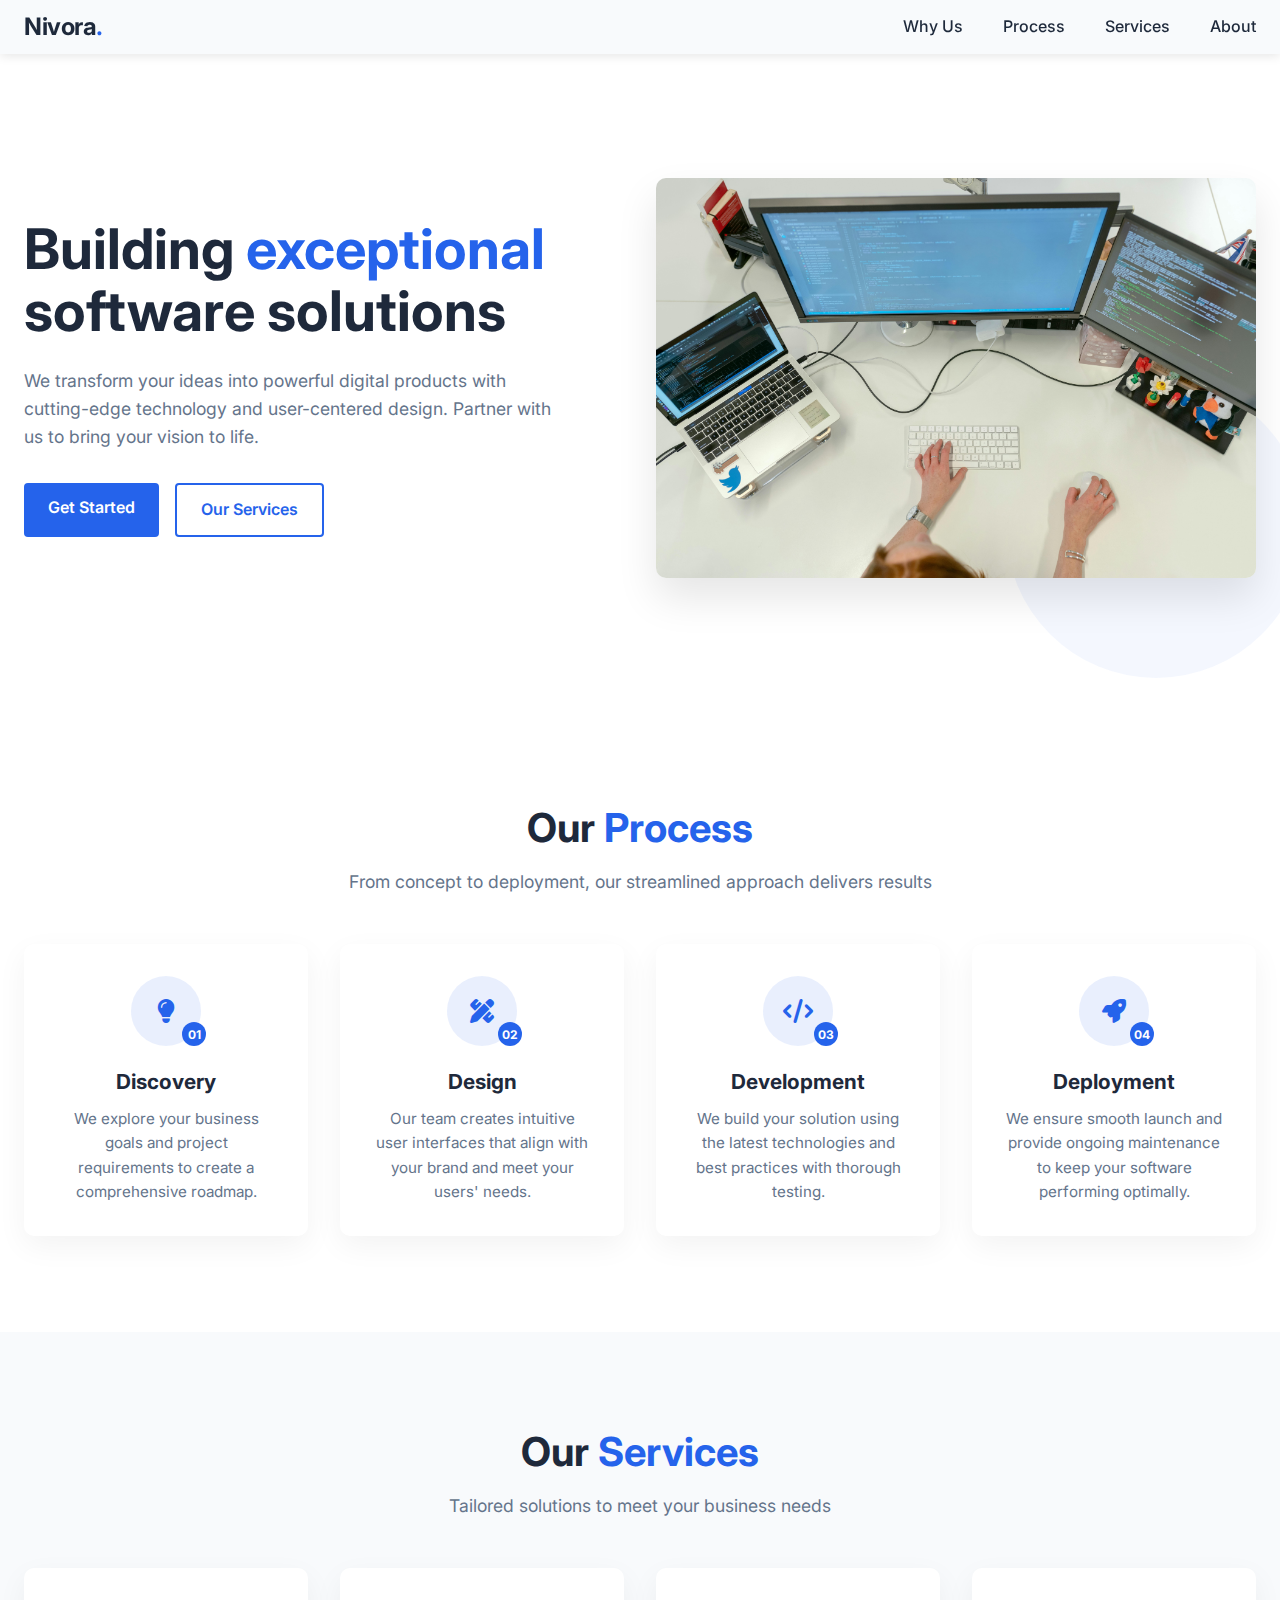
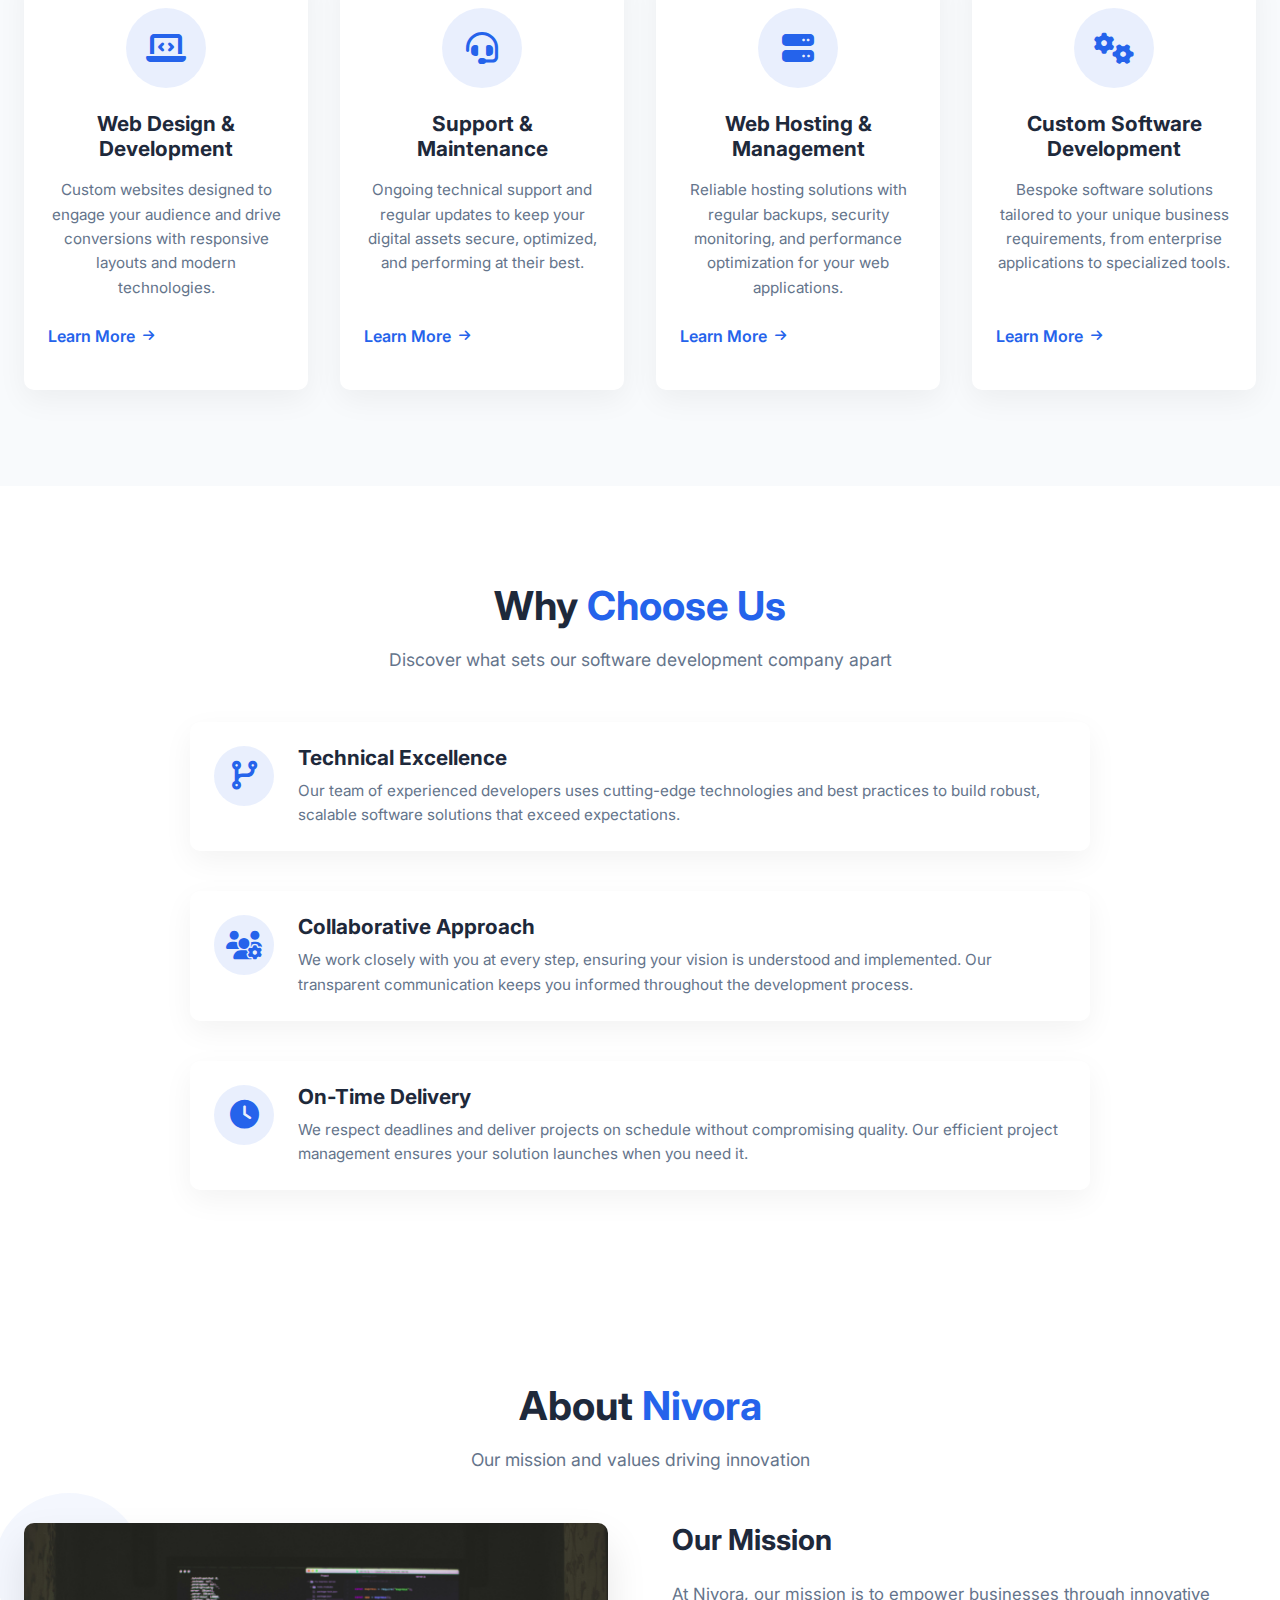
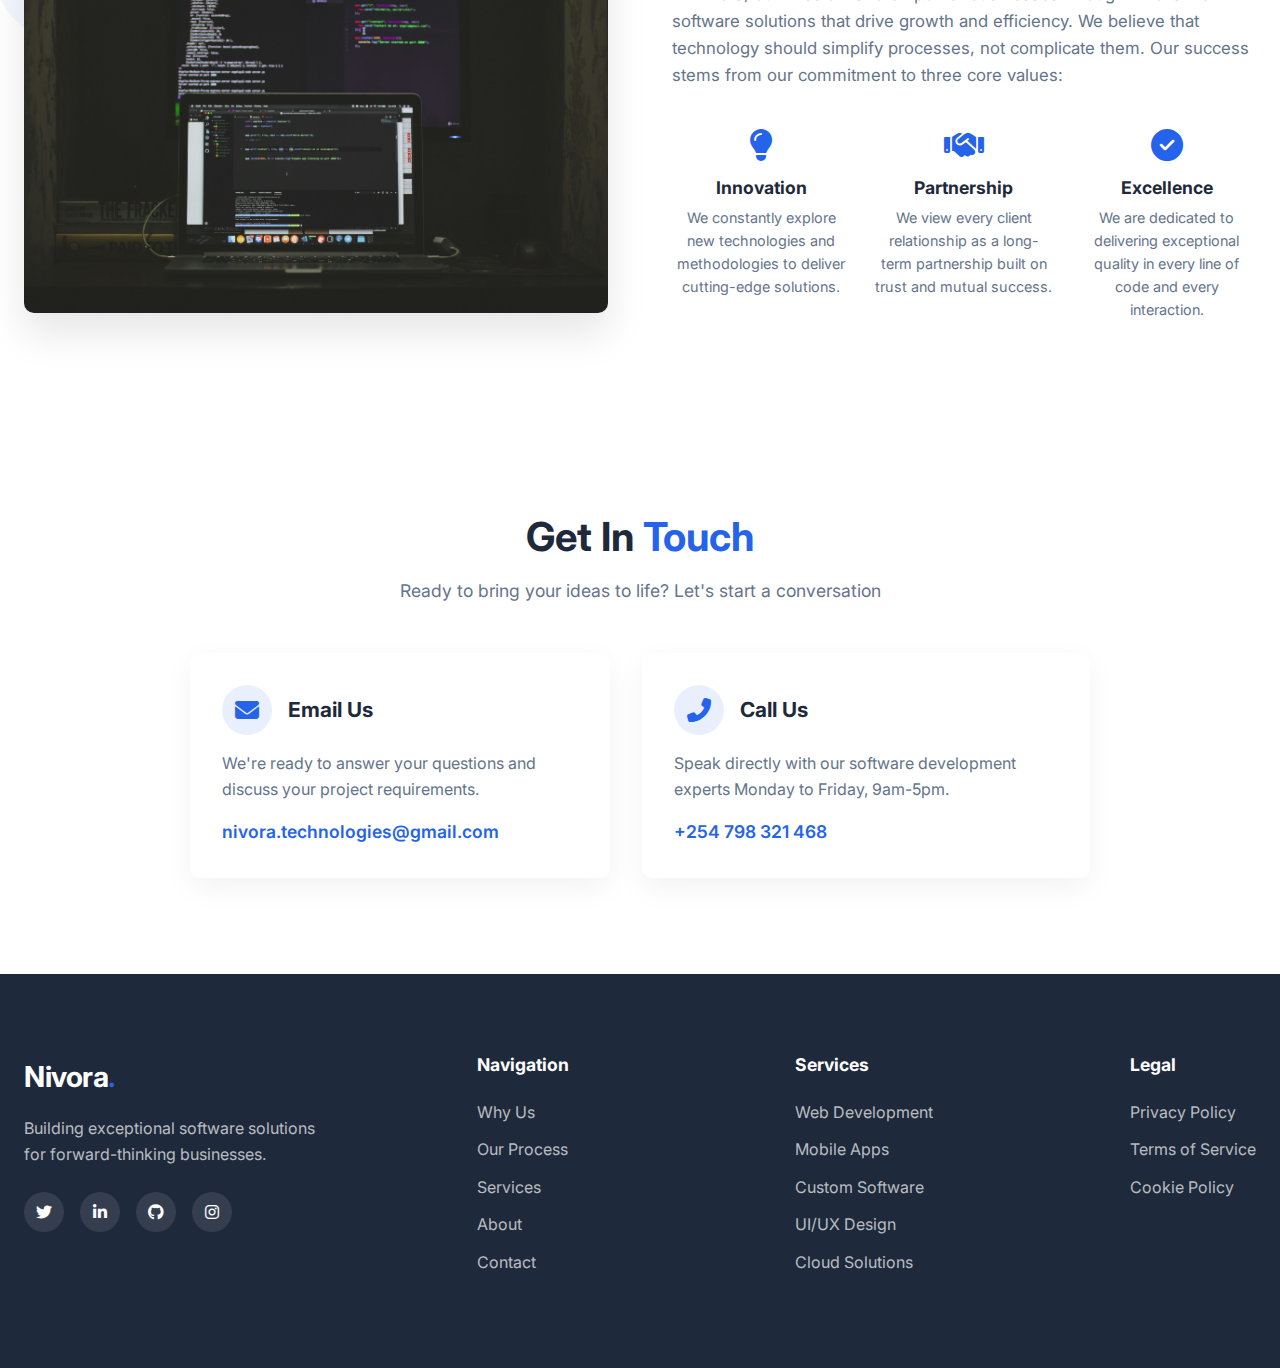
<file: index.html>
<!DOCTYPE html>
<html lang="en">
<head>
    <meta charset="UTF-8">
    <meta name="viewport" content="width=device-width, initial-scale=1.0">
    <title>Nivora | Software Development</title>

    <link rel="stylesheet" href="style.css">

    <link rel="stylesheet" href="https://cdnjs.cloudflare.com/ajax/libs/font-awesome/6.5.0/css/all.min.css" />
    <link rel="preconnect" href="https://fonts.googleapis.com">
    <link rel="preconnect" href="https://fonts.gstatic.com" crossorigin>
    <link href="https://fonts.googleapis.com/css2?family=Inter:wght@400;500;600;700&display=swap" rel="stylesheet">
</head>
<body>
    <!-- Mobile Menu Overlay -->
    <div class="menu-overlay"></div>

    <header>
        <div class="container">
            <div class="navbar">
                <a href="#" class="logo">Nivora<span>.</span></a>

                <ul class="nav-links">
                    <li><a href="#why-us">Why Us</a></li>
                    <li><a href="#process">Process</a></li>
                    <li><a href="#services">Services</a></li>
                    <li><a href="#about">About</a></li>
                </ul>

                <div class="hamburger">
                    <div></div>
                    <div></div>
                    <div></div>
                </div>
            </div>
        </div>
    </header>

    <!-- Hero Section -->
    <section class="hero">
        <div class="container hero-container">
            <div class="hero-content">
                <h1 class="hero-title">Building <span>exceptional</span> software solutions</h1>
                <p class="hero-description">We transform your ideas into powerful digital products with cutting-edge technology and user-centered design. Partner with us to bring your vision to life.</p>
                
                <div class="hero-cta">
                    <a href="#contact" class="btn">Get Started</a>
                    <a href="#services" class="btn btn-outline">Our Services</a>
                </div>
            </div>
            
            <div class="hero-image">
                <img src="./images/hero.jpg" alt="Software platform dashboard">
                <div class="hero-pattern"></div>
            </div>
        </div>
    </section>
    
    <!-- Our Process Section -->
    <section id="process" class="process">
        <div class="container">
            <div class="section-header">
                <h2>Our <span>Process</span></h2>
                <p>From concept to deployment, our streamlined approach delivers results</p>
            </div>

            <div class="process-grid">
                <!-- Step 1 -->
                <div class="process-card">
                    <div class="process-icon">
                        <i class="fas fa-lightbulb"></i>
                        <span>01</span>
                    </div>
                    <h3>Discovery</h3>
                    <p>We explore your business goals and project requirements to create a comprehensive roadmap.</p>
                </div>

                <!-- Step 2 -->
                <div class="process-card">
                    <div class="process-icon">
                        <i class="fas fa-pencil-ruler"></i>
                        <span>02</span>
                    </div>
                    <h3>Design</h3>
                    <p>Our team creates intuitive user interfaces that align with your brand and meet your users' needs.</p>
                </div>

                <!-- Step 3 -->
                <div class="process-card">
                    <div class="process-icon">
                        <i class="fas fa-code"></i>
                        <span>03</span>
                    </div>
                    <h3>Development</h3>
                    <p>We build your solution using the latest technologies and best practices with thorough testing.</p>
                </div>

                <!-- Step 4 -->
                <div class="process-card">
                    <div class="process-icon">
                        <i class="fas fa-rocket"></i>
                        <span>04</span>
                    </div>
                    <h3>Deployment</h3>
                    <p>We ensure smooth launch and provide ongoing maintenance to keep your software performing optimally.</p>
                </div>
            </div>
        </div>
    </section>



    <!-- Services Section -->
    <section id="services" class="services">
        <div class="container">
            <div class="section-header">
                <h2>Our <span>Services</span></h2>
                <p>Tailored solutions to meet your business needs</p>
            </div>

            <div class="services-grid">
                <!-- Service 1 -->
                <div class="service-card">
                    <div class="service-icon">
                        <i class="fas fa-laptop-code"></i>
                    </div>
                    <h3>Web Design & Development</h3>
                    <p>Custom websites designed to engage your audience and drive conversions with responsive layouts and modern technologies.</p>
                    <a href="#contact" class="service-link">Learn More <i class="fas fa-arrow-right"></i></a>
                </div>

                <!-- Service 2 -->
                <div class="service-card">
                    <div class="service-icon">
                        <i class="fas fa-headset"></i>
                    </div>
                    <h3>Support & Maintenance</h3>
                    <p>Ongoing technical support and regular updates to keep your digital assets secure, optimized, and performing at their best.</p>
                    <a href="#contact" class="service-link">Learn More <i class="fas fa-arrow-right"></i></a>
                </div>

                <!-- Service 3 -->
                <div class="service-card">
                    <div class="service-icon">
                        <i class="fas fa-server"></i>
                    </div>
                    <h3>Web Hosting & Management</h3>
                    <p>Reliable hosting solutions with regular backups, security monitoring, and performance optimization for your web applications.</p>
                    <a href="#contact" class="service-link">Learn More <i class="fas fa-arrow-right"></i></a>
                </div>

                <!-- Service 4 -->
                <div class="service-card">
                    <div class="service-icon">
                        <i class="fas fa-cogs"></i>
                    </div>
                    <h3>Custom Software Development</h3>
                    <p>Bespoke software solutions tailored to your unique business requirements, from enterprise applications to specialized tools.</p>
                    <a href="#contact" class="service-link">Learn More <i class="fas fa-arrow-right"></i></a>
                </div>
            </div>
        </div>
    </section>
    

    <!-- Why Us Section -->
    <section id="why-us" class="why-us">
        <div class="container">
            <div class="section-header">
                <h2>Why <span>Choose Us</span></h2>
                <p>Discover what sets our software development company apart</p>
            </div>

            <div class="why-us-container">
                <div class="why-us-content">
                    <div class="why-us-point">
                        <i class="fas fa-code-branch"></i>
                        <div>
                            <h3>Technical Excellence</h3>
                            <p>Our team of experienced developers uses cutting-edge technologies and best practices to build robust, scalable software solutions that exceed expectations.</p>
                        </div>
                    </div>

                    <div class="why-us-point">
                        <i class="fas fa-users-cog"></i>
                        <div>
                            <h3>Collaborative Approach</h3>
                            <p>We work closely with you at every step, ensuring your vision is understood and implemented. Our transparent communication keeps you informed throughout the development process.</p>
                        </div>
                    </div>

                    <div class="why-us-point">
                        <i class="fas fa-clock"></i>
                        <div>
                            <h3>On-Time Delivery</h3>
                            <p>We respect deadlines and deliver projects on schedule without compromising quality. Our efficient project management ensures your solution launches when you need it.</p>
                        </div>
                    </div>
                </div>
            </div>
        </div>
    </section>

    <!-- About Us Section -->
    <section id="about" class="about">
        <div class="container">
            <div class="section-header">
                <h2>About <span>Nivora</span></h2>
                <p>Our mission and values driving innovation</p>
            </div>

            <div class="about-container">
                <div class="about-image">
                    <img src="./images/about.jpg" alt="Nivora team">
                    <div class="about-pattern"></div>
                </div>

                <div class="about-content">
                    <h3>Our Mission</h3>
                    <p>At Nivora, our mission is to empower businesses through innovative software solutions that drive growth and efficiency. We believe that technology should simplify processes, not complicate them. Our success stems from our commitment to three core values:</p>
                    
                    <div class="about-values">
                        <div class="value-item">
                            <i class="fas fa-lightbulb"></i>
                            <h4>Innovation</h4>
                            <p>We constantly explore new technologies and methodologies to deliver cutting-edge solutions.</p>
                        </div>
                        
                        <div class="value-item">
                            <i class="fas fa-handshake"></i>
                            <h4>Partnership</h4>
                            <p>We view every client relationship as a long-term partnership built on trust and mutual success.</p>
                        </div>
                        
                        <div class="value-item">
                            <i class="fas fa-check-circle"></i>
                            <h4>Excellence</h4>
                            <p>We are dedicated to delivering exceptional quality in every line of code and every interaction.</p>
                        </div>
                    </div>
                </div>
            </div>
        </div>
    </section>

    <!-- Contact Section -->
    <section id="contact" class="contact">
        <div class="container">
            <div class="section-header">
                <h2>Get In <span>Touch</span></h2>
                <p>Ready to bring your ideas to life? Let's start a conversation</p>
            </div>

          
            <div class="contact-info">
                <div class="contact-card">
                    <div class="contact-card-header">
                        <i class="fas fa-envelope"></i>
                        <h3>Email Us</h3>
                    </div>
                    <p>We're ready to answer your questions and discuss your project requirements.</p>
                    <a href="mailto:nivora.technologies@gmail.com" class="contact-link">nivora.technologies@gmail.com</a>
                </div>

                <div class="contact-card">
                    <div class="contact-card-header">
                        <i class="fas fa-phone-alt"></i>
                        <h3>Call Us</h3>
                    </div>
                    <p>Speak directly with our software development experts Monday to Friday, 9am-5pm.</p>
                    <a href="tel:+254798321468" class="contact-link">+254 798 321 468</a>
                </div>
            </div>
          
        </div>
    </section>

    <!-- Footer Section -->
    <footer class="footer">
        <div class="container">
            <div class="footer-content">
                <div class="footer-logo">
                    <a href="#" class="logo">Nivora<span>.</span></a>
                    <p>Building exceptional software solutions for forward-thinking businesses.</p>
                    <div class="social-links">
                        <a href="#" aria-label="Twitter"><i class="fab fa-twitter"></i></a>
                        <a href="#" aria-label="LinkedIn"><i class="fab fa-linkedin-in"></i></a>
                        <a href="#" aria-label="GitHub"><i class="fab fa-github"></i></a>
                        <a href="#" aria-label="Instagram"><i class="fab fa-instagram"></i></a>
                    </div>
                </div>

                <div class="footer-links">
                    <div class="footer-links-column">
                        <h4>Navigation</h4>
                        <ul>
                            <li><a href="#why-us">Why Us</a></li>
                            <li><a href="#process">Our Process</a></li>
                            <li><a href="#services">Services</a></li>
                            <li><a href="#about">About</a></li>
                            <li><a href="#contact">Contact</a></li>
                        </ul>
                    </div>

                    <div class="footer-links-column">
                        <h4>Services</h4>
                        <ul>
                            <li><a href="#">Web Development</a></li>
                            <li><a href="#">Mobile Apps</a></li>
                            <li><a href="#">Custom Software</a></li>
                            <li><a href="#">UI/UX Design</a></li>
                            <li><a href="#">Cloud Solutions</a></li>
                        </ul>
                    </div>

                    <div class="footer-links-column">
                        <h4>Legal</h4>
                        <ul>
                            <li><a href="#">Privacy Policy</a></li>
                            <li><a href="#">Terms of Service</a></li>
                            <li><a href="#">Cookie Policy</a></li>
                        </ul>
                    </div>
                </div>
            </div>
        </div>
    </footer>

 
    <script src="script.js"></script>
</body>
</html>
</file>
<file: style.css>
:root {
    --primary: #2563eb;
    --primary-dark: #1d4ed8;
    --secondary: #1e293b;
    --light: #f8fafc;
    --gray: #64748b;
    --overlay: rgba(0, 0, 0, 0.7);
}

* {
    margin: 0;
    padding: 0;
    box-sizing: border-box;
    font-family: 'Inter', -apple-system, BlinkMacSystemFont, 'Segoe UI', Roboto, Oxygen, Ubuntu, Cantarell, sans-serif;
}

html {
    scroll-behavior: smooth;
}

body {
    line-height: 1.6;
    color: var(--secondary);
}

h1, h2, h3, h4, h5, h6 {
    font-weight: 700;
    line-height: 1.2;
    margin-bottom: 1rem;
}

a {
    text-decoration: none;
    color: var(--primary);
    transition: all 0.3s ease;
}

a:hover {
    color: var(--primary-dark);
}

.container {
    width: 100%;
    max-width: 1300px;
    margin: 0 auto;
    padding: 0 1.5rem;
}

.btn {
    display: inline-block;
    background-color: var(--primary);
    color: white;
    padding: 0.75rem 1.5rem;
    border-radius: 0.25rem;
    font-weight: 600;
    transition: all 0.3s ease;
    border: none;
    cursor: pointer;
}

.btn:hover {
    background-color: var(--primary-dark);
    color: white;
    transform: translateY(-2px);
    box-shadow: 0 4px 10px rgba(37, 99, 235, 0.3);
}

.btn-outline {
    background-color: transparent;
    border: 2px solid var(--primary);
    color: var(--primary);
}

.btn-outline:hover {
    background-color: var(--primary);
    color: white;
}

/**
    HEADER AND NAVIGATION STYLES
**/
header {
    position: fixed;
    top: 0;
    left: 0;
    width: 100%;
    box-shadow: 0 2px 10px rgba(0, 0, 0, 0.1);
    z-index: 100;
    background-color: var(--light);
    transition: all 0.3s ease;
}


.navbar {
    display: flex;
    justify-content: space-between;
    align-items: center;
    padding: 0.5rem 0;
}

.logo {
    color: var(--secondary);
    font-size: 1.5rem;
    font-weight: 700;
    letter-spacing: -0.5px;
    position: relative;
    z-index: 101;
    transition: all 0.3s ease;
}

.logo span {
    color: var(--primary);
}

.nav-links {
    display: flex;
    gap: 2.5rem;
    list-style: none;
}

.nav-links a {
    color: var(--secondary);
    font-weight: 500;
    position: relative;
}

.nav-links a::after {
    content: '';
    position: absolute;
    width: 0;
    height: 2px;
    bottom: -4px;
    left: 0;
    background-color: var(--primary);
    transition: width 0.3s ease;
}

.nav-links a:hover::after, 
.nav-links a.active::after {
    width: 100%;
}

.nav-links a:hover, .nav-links a.active {
    color: var(--primary);
}

.hamburger {
    display: none;
    cursor: pointer;
    position: relative;
    z-index: 101;
}

.hamburger div {
    width: 25px;
    height: 3px;
    border-radius: 3px;
    background-color: var(--secondary);
    margin: 5px 0;
    transition: all 0.3s ease;
}

/* Overlay for mobile menu */
.menu-overlay {
    position: fixed;
    top: 0;
    left: 0;
    width: 100%;
    height: 100%;
    background-color: var(--overlay);
    z-index: 99;
    opacity: 0;
    visibility: hidden;
    transition: all 0.4s ease;
}

.menu-overlay.active {
    opacity: 1;
    visibility: visible;
}


/**
    HERO SECTION STYLES
**/
.hero {
    padding: 8rem 0 5rem;
    position: relative;
    overflow: hidden;
}

.hero-container {
    display: flex;
    align-items: center;
    justify-content: space-between;
    gap: 2rem;
}

.hero-content {
    flex: 1;
    max-width: 600px;
}

.hero-title {
    font-size: 3.5rem;
    margin-bottom: 1.5rem;
    line-height: 1.1;
    color: var(--secondary);
}

.hero-title span {
    color: var(--primary);
    position: relative;
}

.hero-title span::after {
    content: '';
    position: absolute;
    width: 100%;
    height: 8px;
    bottom: 8px;
    left: 0;
    z-index: -1;
}

.hero-description {
    font-size: 1.1rem;
    color: var(--gray);
    margin-bottom: 2rem;
    max-width: 90%;
}

.hero-cta {
    display: flex;
    gap: 1rem;
    margin-top: 2rem;
}

.hero-image {
    flex: 1;
    position: relative;
    height: 500px;
    display: flex;
    justify-content: center;
    align-items: center;
}

.hero-image img {
    max-width: 100%;
    height: auto;
    border-radius: 10px;
    box-shadow: 0 20px 40px rgba(0, 0, 0, 0.1);
    transition: all 0.5s ease;
}

.hero-image:hover img {
    transform: translateY(-10px);
    box-shadow: 0 30px 50px rgba(0, 0, 0, 0.15);
}

.hero-pattern {
    position: absolute;
    bottom: -50px;
    right: -50px;
    width: 300px;
    height: 300px;
    background-color: rgba(37, 99, 235, 0.05);
    border-radius: 50%;
    z-index: -1;
}


/**
    PROCESS SECTION STYLES
**/
.section-header {
    text-align: center;
    margin-bottom: 3rem;
}

.section-header h2 {
    font-size: 2.5rem;
    color: var(--secondary);
    margin-bottom: 1rem;
    position: relative;
    display: inline-block;
}

.section-header h2 span {
    color: var(--primary);
}

.section-header p {
    color: var(--gray);
    max-width: 700px;
    margin: 0 auto;
    font-size: 1.1rem;
}

/**
    PROCESS SECTION STYLES
**/
.process {
    padding: 6rem 0;
    position: relative;
}

.process-grid {
    display: grid;
    grid-template-columns: repeat(4, 1fr);
    gap: 2rem;
}

.process-card {
    background-color: white;
    border-radius: 10px;
    padding: 2rem;
    text-align: center;
    box-shadow: 0 10px 30px rgba(0, 0, 0, 0.05);
    transition: all 0.3s ease;
}

.process-card:hover {
    transform: translateY(-10px);
    box-shadow: 0 15px 30px rgba(0, 0, 0, 0.1);
}

.process-icon {
    position: relative;
    width: 70px;
    height: 70px;
    border-radius: 50%;
    background-color: rgba(37, 99, 235, 0.1);
    color: var(--primary);
    display: flex;
    justify-content: center;
    align-items: center;
    margin: 0 auto 1.5rem;
}

.process-icon i {
    font-size: 1.5rem;
}

.process-icon span {
    position: absolute;
    bottom: 0;
    right: -5px;
    width: 24px;
    height: 24px;
    border-radius: 50%;
    background-color: var(--primary);
    color: white;
    font-size: 0.75rem;
    font-weight: 700;
    display: flex;
    justify-content: center;
    align-items: center;
}

.process-card h3 {
    color: var(--secondary);
    margin-bottom: 0.75rem;
    font-size: 1.3rem;
}

.process-card p {
    color: var(--gray);
    font-size: 0.95rem;
}

@media screen and (max-width: 991px) {
    .process-grid {
        grid-template-columns: repeat(2, 1fr);
    }
}

@media screen and (max-width: 576px) {
    .process-grid {
        grid-template-columns: 1fr;
    }
}




/**
    MEDIA QUERIES
**/
@media screen and (max-width: 1024px) {
    .hero-title {
        font-size: 3rem;
    }
}

@media screen and (max-width: 991px) {
    .process-timeline::before {
        left: 50px;
    }
    
    .process-step {
        flex-direction: column !important;
        align-items: flex-start;
    }
    
    .process-step:nth-child(even) {
        flex-direction: column !important;
    }
    
    .process-step-number {
        left: 50px;
    }
    
    .process-step-content,
    .process-step-illustration {
        width: calc(100% - 100px);
        margin-left: 100px !important;
    }
    
    .process-step:nth-child(even) .process-step-content {
        text-align: left;
    }
    
    .process-step:nth-child(even) .process-feature {
        justify-content: flex-start;
    }
    
    .process-step:nth-child(even) .process-feature i {
        order: 0;
        margin-right: 0.75rem;
        margin-left: 0;
    }
    
    .process-step-illustration {
        margin-top: 2rem;
    }
}


@media screen and (max-width: 768px) {
    .hamburger {
        display: block;
        z-index: 101;
    }

    .nav-links {
        position: fixed;
        top: 0;
        right: -100%;
        width: 80%;
        height: 100vh;
        flex-direction: column;
        justify-content: center;
        align-items: center;
        background-color: var(--light);
        gap: 2rem;
        transition: all 0.5s ease;
        z-index: 100;
        box-shadow: -5px 0 15px rgba(0, 0, 0, 0.1);
        padding: 3rem 0;
    }

    .nav-links.active {
        right: 0;
    }

    .nav-links li {
        width: 80%;
        text-align: center;
        opacity: 0;
        transform: translateY(20px);
        transition: all 0.4s ease;
    }
    
    .nav-links.active li {
        opacity: 1;
        transform: translateY(0);
    }
    
    /* Staggered animation for nav items */
    .nav-links li:nth-child(1) { transition-delay: 0.2s; }
    .nav-links li:nth-child(2) { transition-delay: 0.3s; }
    .nav-links li:nth-child(3) { transition-delay: 0.4s; }
    .nav-links li:nth-child(4) { transition-delay: 0.5s; }
    
    .nav-links li a {
        display: block;
        padding: 1rem 0;
        width: 100%;
        font-size: 1.2rem;
    }
    
    .hamburger.active div:nth-child(1) {
        transform: rotate(-45deg) translate(-5px, 6px);
        background-color: var(--primary);
    }
    
    .hamburger.active div:nth-child(2) {
        opacity: 0;
    }
    
    .hamburger.active div:nth-child(3) {
        transform: rotate(45deg) translate(-5px, -6px);
        background-color: var(--primary);
    }


    .hero {
        padding: 7rem 0 4rem;
    }
    
    .hero-container {
        flex-direction: column;
    }
    
    .hero-content {
        text-align: center;
        max-width: 100%;
    }
    
    .hero-description {
        max-width: 100%;
    }
    
    .hero-cta {
        justify-content: center;
    }
    
    .hero-image {
        margin-top: 2rem;
        height: auto;
    }
    
    .hero-title {
        font-size: 2.5rem;
    }
}

/**
    SERVICES SECTION STYLES
**/
.services {
    padding: 6rem 0;
    background-color: #f8fafc;
    position: relative;
}

.services-grid {
    display: grid;
    grid-template-columns: repeat(4, 1fr);
    gap: 2rem;
}

.service-card {
    background-color: white;
    border-radius: 10px;
    padding: 2.5rem 1.5rem;
    text-align: center;
    box-shadow: 0 10px 30px rgba(0, 0, 0, 0.05);
    transition: all 0.3s ease;
    height: 100%;
    display: flex;
    flex-direction: column;
}

.service-card:hover {
    transform: translateY(-10px);
    box-shadow: 0 15px 30px rgba(0, 0, 0, 0.1);
}

.service-icon {
    width: 80px;
    height: 80px;
    border-radius: 50%;
    background-color: rgba(37, 99, 235, 0.1);
    color: var(--primary);
    display: flex;
    justify-content: center;
    align-items: center;
    margin: 0 auto 1.5rem;
}

.service-icon i {
    font-size: 2rem;
}

.service-card h3 {
    color: var(--secondary);
    margin-bottom: 1rem;
    font-size: 1.3rem;
}

.service-card p {
    color: var(--gray);
    font-size: 0.95rem;
    margin-bottom: 1.5rem;
    flex-grow: 1;
}

.service-link {
    font-weight: 600;
    color: var(--primary);
    display: inline-flex;
    align-items: center;
    gap: 0.5rem;
    transition: all 0.3s ease;
}

.service-link i {
    font-size: 0.8rem;
    transition: transform 0.3s ease;
}

.service-link:hover {
    color: var(--primary-dark);
}

.service-link:hover i {
    transform: translateX(5px);
}

/* Media Queries for Services Section */
@media screen and (max-width: 1200px) {
    .services-grid {
        grid-template-columns: repeat(2, 1fr);
    }
}

@media screen and (max-width: 768px) {
    .services {
        padding: 5rem 0;
    }
}

@media screen and (max-width: 576px) {
    .services-grid {
        grid-template-columns: 1fr;
    }
    
    .service-card {
        padding: 2rem 1.5rem;
    }
}



/**
    WHY US SECTION STYLES
**/
.why-us {
    padding: 6rem 0;
    position: relative;
    overflow: hidden;
}


.why-us-container {
    position: relative;
    z-index: 2;
    display: flex;
    justify-content: center;
}

.why-us-content {
    max-width: 900px;
    display: flex;
    flex-direction: column;
    gap: 2.5rem;
}

.why-us-point {
    display: flex;
    align-items: flex-start;
    gap: 1.5rem;
    transition: all 0.3s ease;
    padding: 1.5rem;
    border-radius: 10px;
    background-color: white;
    box-shadow: 0 10px 30px rgba(0, 0, 0, 0.05);
}

.why-us-point:hover {
    transform: translateY(-5px);
    box-shadow: 0 15px 30px rgba(0, 0, 0, 0.1);
}

.why-us-point i {
    font-size: 1.8rem;
    color: var(--primary);
    background-color: rgba(37, 99, 235, 0.1);
    width: 60px;
    height: 60px;
    display: flex;
    align-items: center;
    justify-content: center;
    border-radius: 50%;
    flex-shrink: 0;
}

.why-us-point h3 {
    margin-bottom: 0.5rem;
    font-size: 1.3rem;
    color: var(--secondary);
}

.why-us-point p {
    color: var(--gray);
    font-size: 0.95rem;
    margin-bottom: 0;
}

/* Media Queries for Why Us Section */
@media screen and (max-width: 768px) {
    .why-us-point {
        flex-direction: column;
        align-items: center;
        text-align: center;
        padding: 2rem 1.5rem;
    }
    
    .why-us-point i {
        margin-bottom: 1rem;
    }
    
    .why-us-content {
        gap: 1.5rem;
    }
}

@media screen and (max-width: 576px) {
    .why-us {
        padding: 4rem 0;
    }
    
    .section-header h2 {
        font-size: 2rem;
    }
}


/**
    ABOUT US SECTION STYLES
**/
.about {
    padding: 6rem 0;
    position: relative;
}

.about-container {
    display: flex;
    align-items: center;
    gap: 4rem;
}

.about-image {
    flex: 1;
    position: relative;
}

.about-image img {
    max-width: 100%;
    border-radius: 10px;
    box-shadow: 0 20px 40px rgba(0, 0, 0, 0.1);
    transition: all 0.3s ease;
}

.about-image:hover img {
    transform: translateY(-10px);
    box-shadow: 0 30px 50px rgba(0, 0, 0, 0.15);
}

.about-pattern {
    position: absolute;
    top: -30px;
    left: -30px;
    width: 150px;
    height: 150px;
    background-color: rgba(37, 99, 235, 0.05);
    border-radius: 50%;
    z-index: -1;
}

.about-content {
    flex: 1;
}

.about-content h3 {
    font-size: 1.8rem;
    color: var(--secondary);
    margin-bottom: 1.5rem;
}

.about-content p {
    color: var(--gray);
    margin-bottom: 1.5rem;
    font-size: 1.05rem;
}

.about-values {
    display: grid;
    grid-template-columns: repeat(3, 1fr);
    gap: 1.5rem;
    margin-top: 2.5rem;
}

.value-item {
    text-align: center;
    transition: all 0.3s ease;
}

.value-item:hover {
    transform: translateY(-5px);
}

.value-item i {
    color: var(--primary);
    font-size: 2rem;
    margin-bottom: 1rem;
}

.value-item h4 {
    color: var(--secondary);
    font-size: 1.1rem;
    margin-bottom: 0.5rem;
}

.value-item p {
    color: var(--gray);
    font-size: 0.9rem;
    margin-bottom: 0;
}

/**
    CONTACT SECTION STYLES
**/
.contact {
    padding: 6rem 0;
}

.contact-info {
    display: flex;
    gap: 2rem;
    max-width: 900px;
    width: 100%;
    margin: auto;
}

.contact-card {
    background-color: white;
    border-radius: 10px;
    padding: 2rem;
    box-shadow: 0 10px 30px rgba(0, 0, 0, 0.05);
    transition: all 0.3s ease;
}

.contact-card:hover {
    transform: translateY(-5px);
    box-shadow: 0 15px 30px rgba(0, 0, 0, 0.1);
}

.contact-card-header {
    display: flex;
    align-items: center;
    margin-bottom: 1rem;
    gap: 1rem;
}

.contact-card-header i {
    font-size: 1.5rem;
    color: var(--primary);
    background-color: rgba(37, 99, 235, 0.1);
    width: 50px;
    height: 50px;
    display: flex;
    align-items: center;
    justify-content: center;
    border-radius: 50%;
}

.contact-card-header h3 {
    margin-bottom: 0;
    font-size: 1.3rem;
    color: var(--secondary);
}

.contact-card p {
    color: var(--gray);
    margin-bottom: 1rem;
}

.contact-link {
    font-weight: 600;
    font-size: 1.1rem;
    color: var(--primary);
    display: inline-block;
}

@media screen and (max-width: 768px) {

    .contact-info {
        flex-direction: column;
    }
    
}


/**
    FOOTER STYLES
**/
.footer {
    background-color: var(--secondary);
    color: white;
    padding: 5rem 0 2rem;
}

.footer-content {
    display: flex;
    flex-wrap: wrap;
    gap: 4rem;
    margin-bottom: 3rem;
}

.footer-logo {
    flex: 1;
    min-width: 250px;
}

.footer-logo .logo {
    color: white;
    font-size: 1.8rem;
    margin-bottom: 1rem;
    display: inline-block;
}

.footer-logo p {
    color: rgba(255, 255, 255, 0.7);
    margin-bottom: 1.5rem;
    max-width: 300px;
}

.social-links {
    display: flex;
    gap: 1rem;
}

.social-links a {
    width: 40px;
    height: 40px;
    border-radius: 50%;
    background-color: rgba(255, 255, 255, 0.1);
    color: white;
    display: flex;
    align-items: center;
    justify-content: center;
    transition: all 0.3s ease;
}

.social-links a:hover {
    background-color: var(--primary);
    transform: translateY(-3px);
}

.footer-links {
    flex: 2;
    display: flex;
    flex-wrap: wrap;
    gap: 2rem;
    justify-content: space-between;
}

.footer-links-column {
    min-width: 120px;
}

.footer-links-column h4 {
    color: white;
    font-size: 1.1rem;
    margin-bottom: 1.5rem;
}

.footer-links-column ul {
    list-style: none;
    padding: 0;
}

.footer-links-column ul li {
    margin-bottom: 0.75rem;
}

.footer-links-column ul li a {
    color: rgba(255, 255, 255, 0.7);
    transition: all 0.3s ease;
}

.footer-links-column ul li a:hover {
    color: var(--primary);
    padding-left: 5px;
}

.footer-bottom {
    border-top: 1px solid rgba(255, 255, 255, 0.1);
    padding-top: 2rem;
    display: flex;
    justify-content: space-between;
    flex-wrap: wrap;
    gap: 1rem;
}

.footer-bottom p {
    color: rgba(255, 255, 255, 0.7);
    font-size: 0.9rem;
}

.footer-bottom .fa-heart {
    color: #ff3366;
}

/* Media Queries for Responsive Design */
@media screen and (max-width: 991px) {
    .about-container {
        flex-direction: column;
    }
    
    .about-content {
        text-align: center;
    }
    
    .about-values {
        grid-template-columns: repeat(3, 1fr);
    }
}

@media screen and (max-width: 768px) {
    .about-values {
        grid-template-columns: repeat(1, 1fr);
    }
    
    .footer-content {
        flex-direction: column;
        gap: 2rem;
    }
    
    .footer-bottom {
        flex-direction: column;
        text-align: center;
    }
}
</file>
